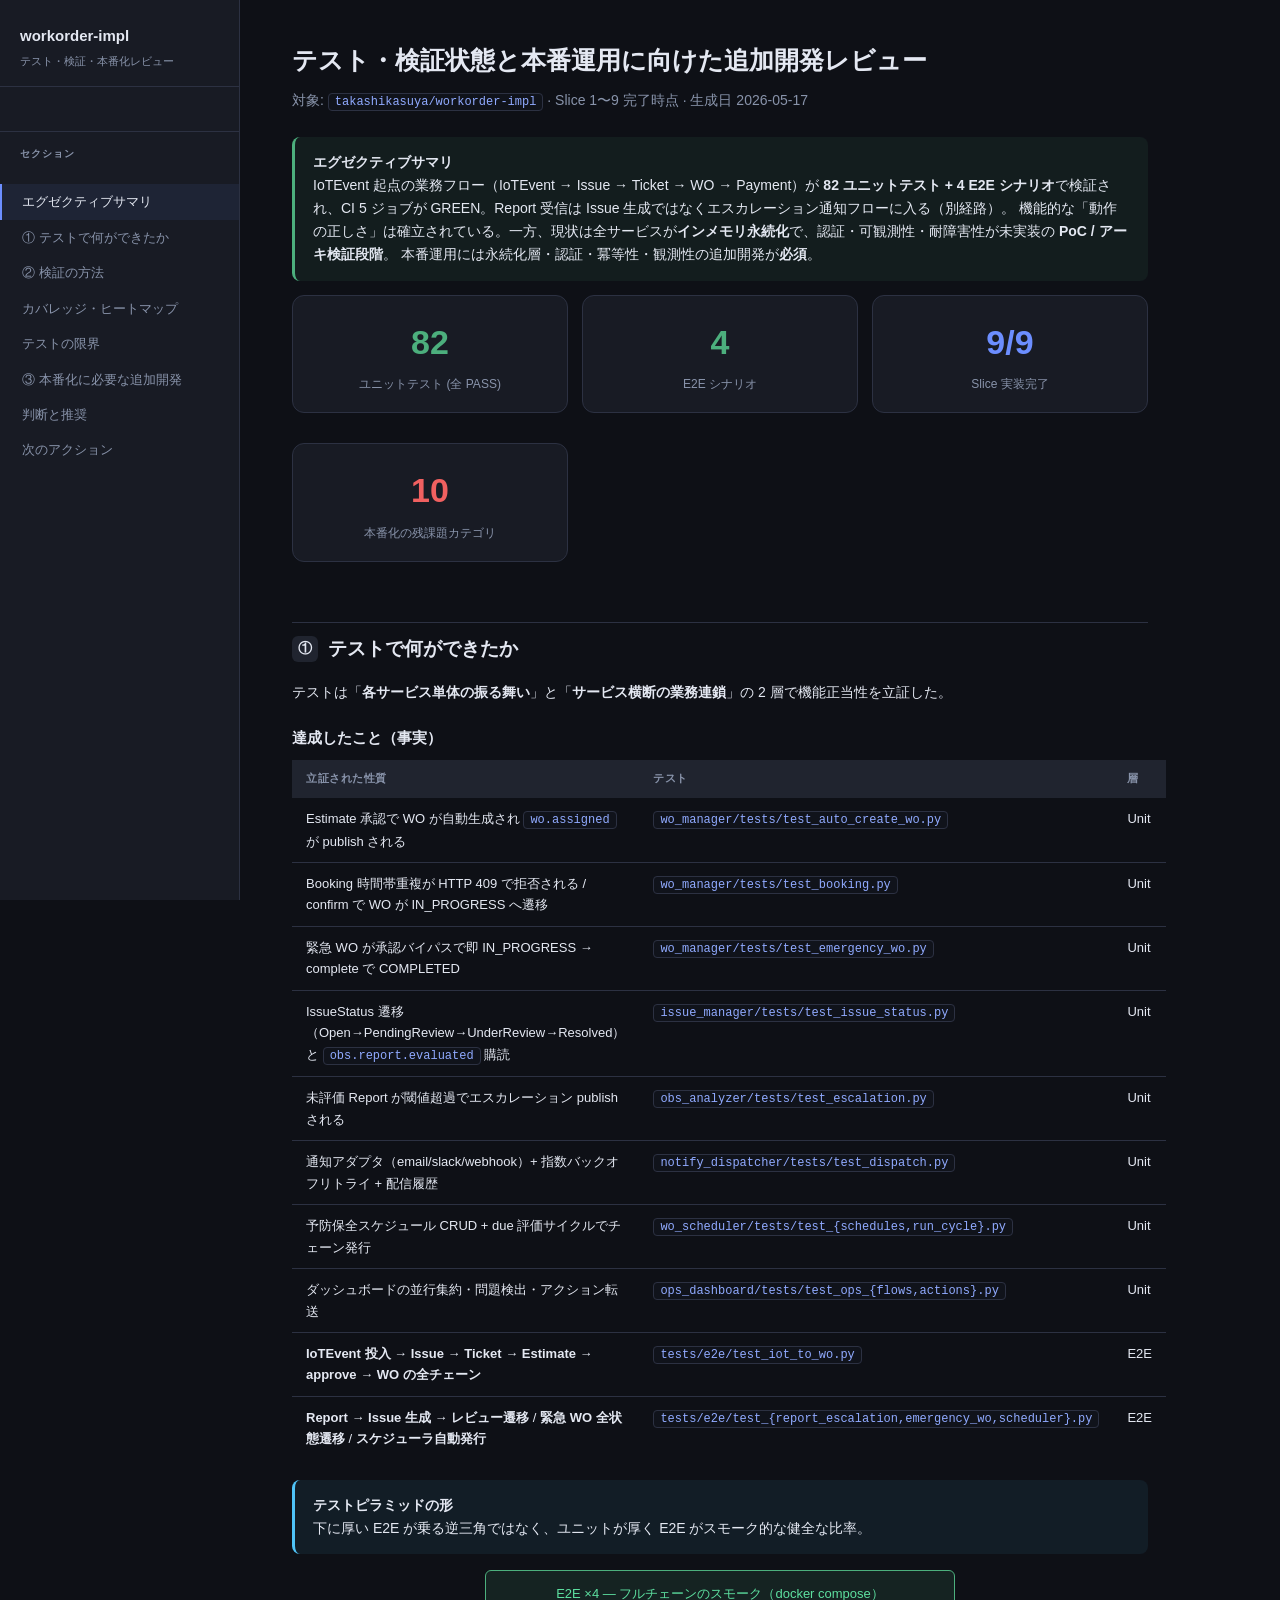
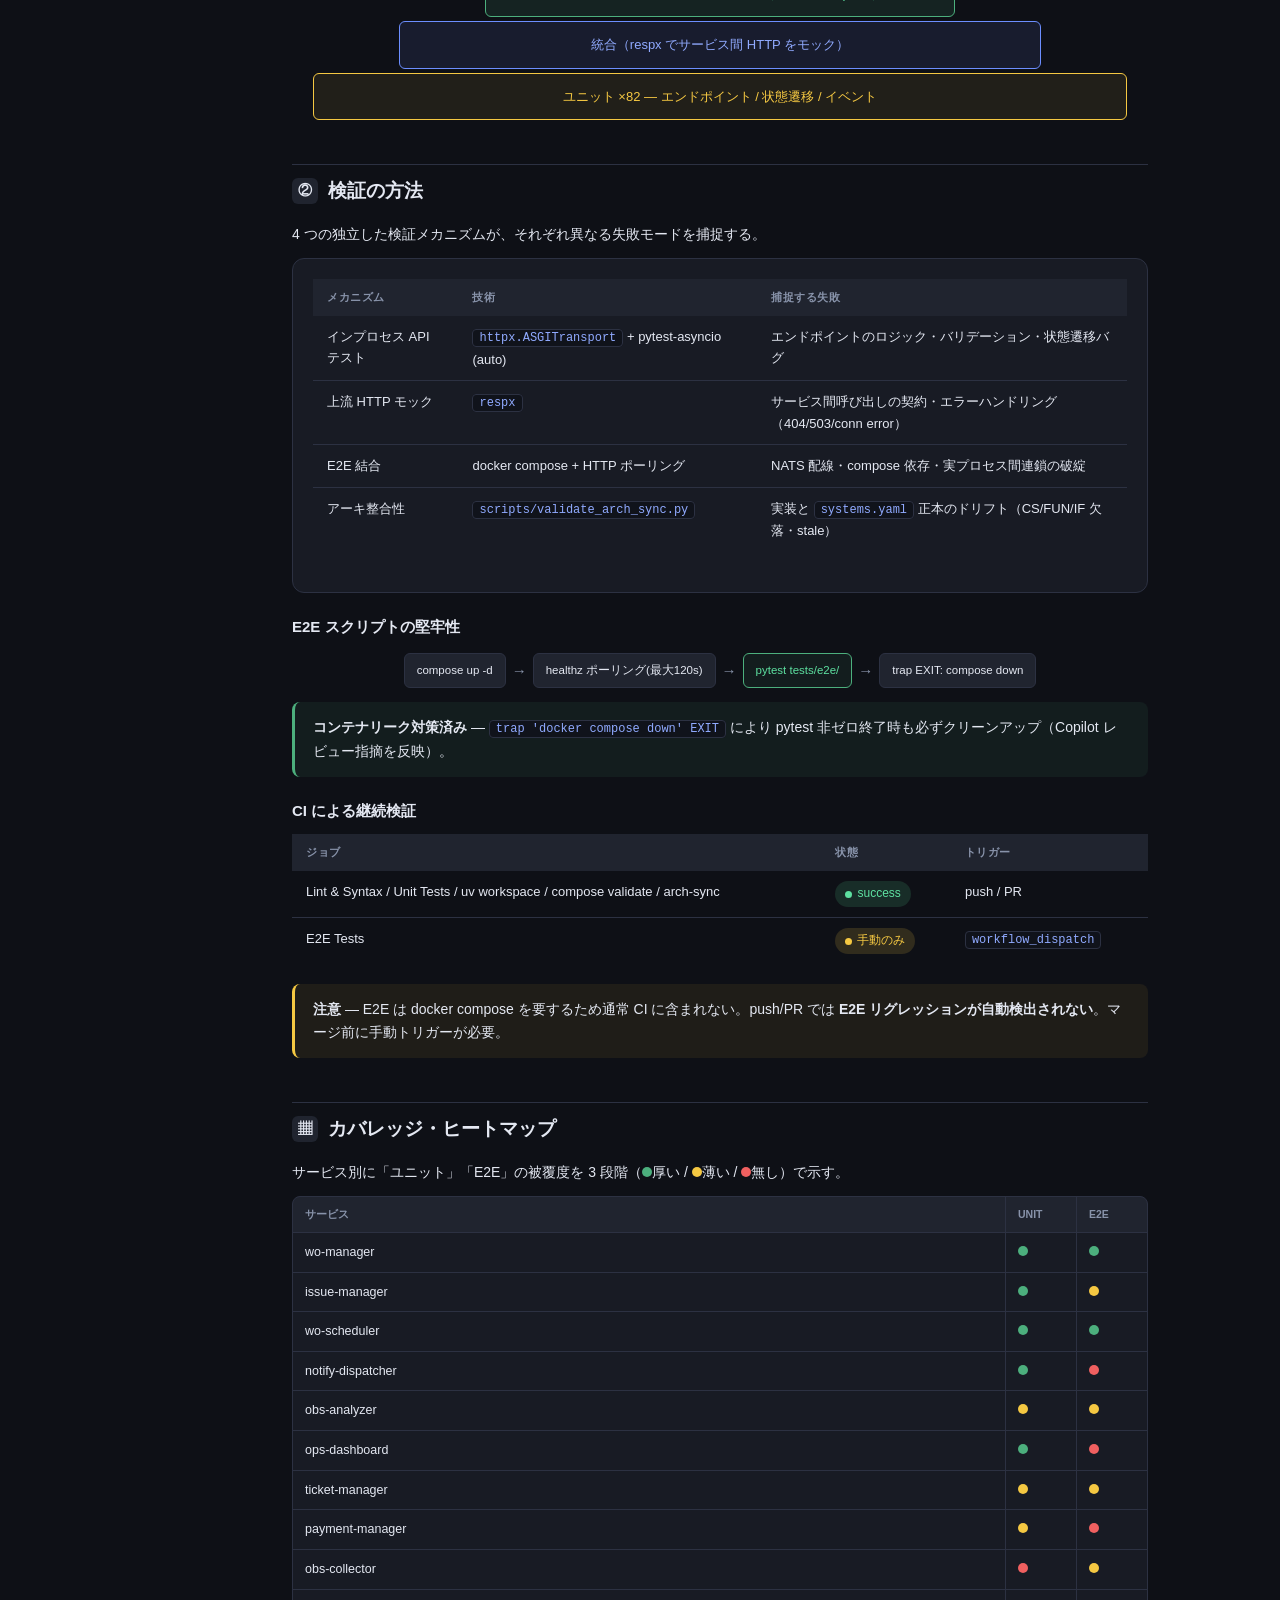
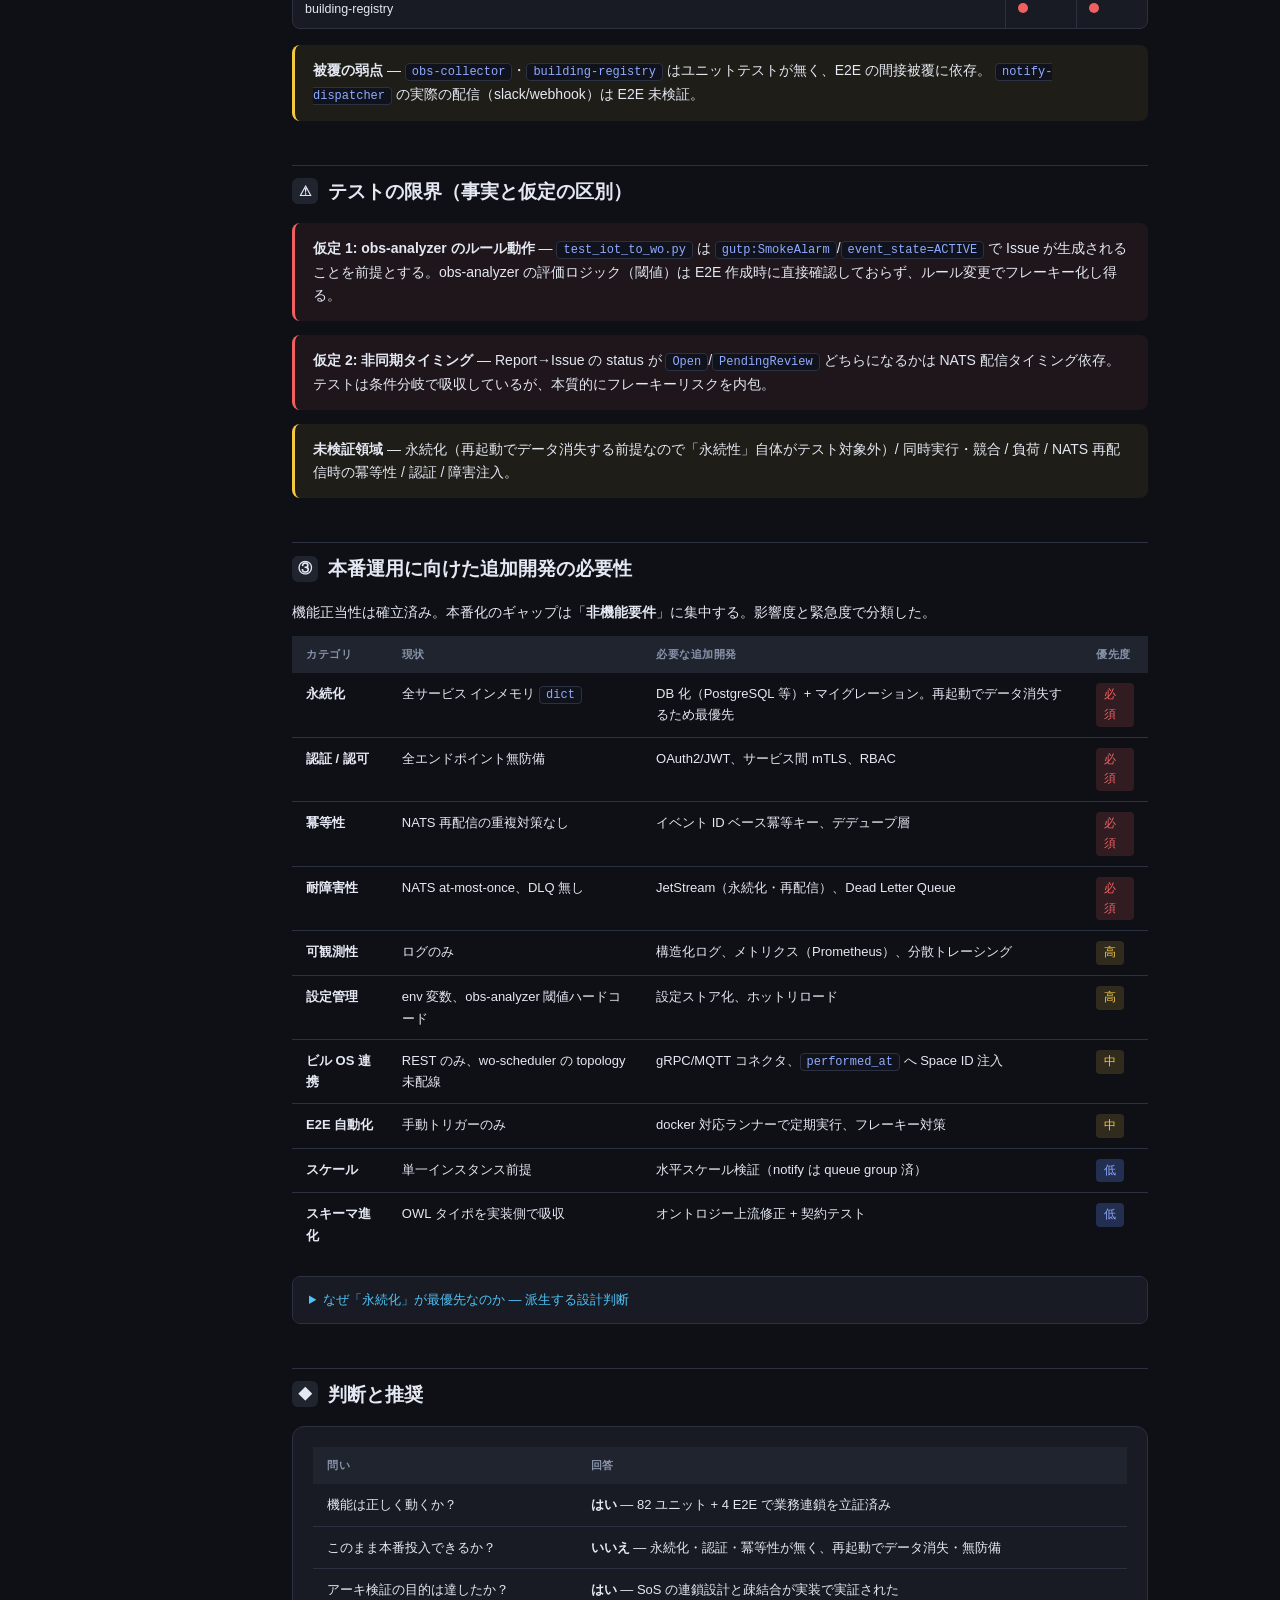
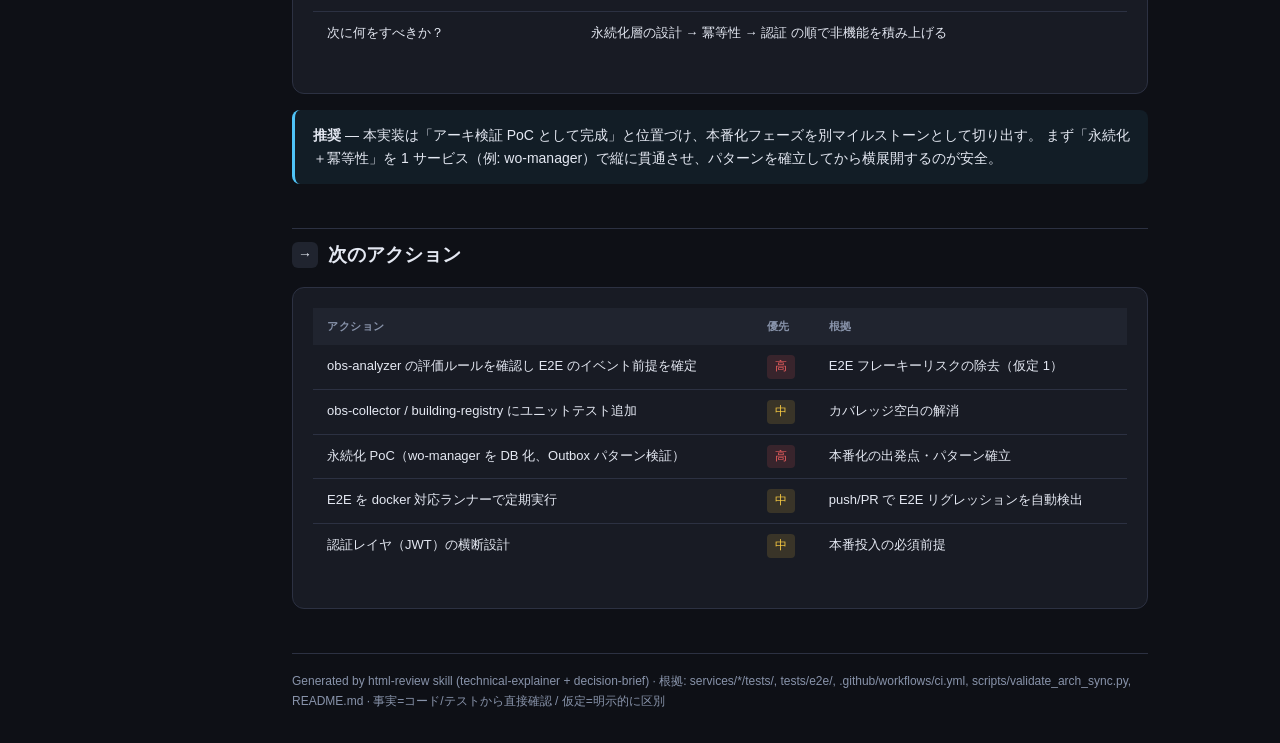
<file: test-verification-review.html>
<!DOCTYPE html>
<html lang="ja">
<head>
<meta charset="UTF-8">
<meta name="viewport" content="width=device-width, initial-scale=1.0">
<title>workorder-impl — テスト・検証・本番化レビュー</title>
<style>
  :root{
    --bg:#0e1016;--surface:#181b24;--surface2:#20242f;--border:#2c3142;
    --accent:#6c8eff;--accent2:#4fc3f7;--green:#4caf7d;--yellow:#f5c842;
    --red:#f06060;--purple:#b07cff;--text:#e4e8f2;--muted:#8893aa;
    --code:#10131b;--radius:8px;--radius-lg:12px;
  }
  *{box-sizing:border-box;margin:0;padding:0}
  body{background:var(--bg);color:var(--text);font-family:-apple-system,BlinkMacSystemFont,'Segoe UI',sans-serif;font-size:14px;line-height:1.65}
  .layout{display:flex;min-height:100vh}
  nav{width:240px;flex-shrink:0;background:var(--surface);border-right:1px solid var(--border);padding:24px 0;position:sticky;top:0;height:100vh;overflow-y:auto}
  nav .brand{padding:0 20px 16px;font-weight:700;font-size:15px;border-bottom:1px solid var(--border);margin-bottom:12px}
  nav .brand small{display:block;color:var(--muted);font-weight:400;font-size:11px;margin-top:3px}
  nav h2{font-size:10px;text-transform:uppercase;letter-spacing:.1em;color:var(--muted);padding:14px 20px 6px}
  nav a{display:block;padding:7px 20px;color:var(--muted);text-decoration:none;font-size:13px;border-left:2px solid transparent;transition:.15s}
  nav a:hover,nav a.active{color:var(--text);border-left-color:var(--accent);background:rgba(108,142,255,.08)}
  main{flex:1;max-width:960px;padding:40px 52px}
  h1{font-size:25px;font-weight:700;margin-bottom:8px}
  .subtitle{color:var(--muted);font-size:14px;margin-bottom:24px}
  h2{font-size:19px;font-weight:600;margin:44px 0 16px;padding-top:10px;border-top:1px solid var(--border);display:flex;align-items:center;gap:10px}
  h2 .ico{width:26px;height:26px;border-radius:6px;background:var(--surface2);display:inline-flex;align-items:center;justify-content:center;font-size:14px}
  h3{font-size:15px;font-weight:600;margin:22px 0 10px}
  p{margin-bottom:12px}
  .tag{display:inline-block;background:#222f50;color:#90aaff;border-radius:4px;padding:2px 8px;font-size:12px;font-weight:500}
  .tag.green{background:rgba(76,175,125,.18);color:#5de0a0}
  .tag.yellow{background:rgba(245,200,66,.15);color:#f5c842}
  .tag.red{background:rgba(240,96,96,.15);color:#f06060}
  .card{background:var(--surface);border:1px solid var(--border);border-radius:var(--radius-lg);padding:20px;margin-bottom:16px}
  .grid{display:grid;grid-template-columns:repeat(auto-fill,minmax(210px,1fr));gap:14px;margin-bottom:20px}
  .metric{text-align:center;padding:18px 12px}
  .metric .n{font-size:34px;font-weight:700;color:var(--accent)}
  .metric .n.g{color:var(--green)}.metric .n.y{color:var(--yellow)}.metric .n.r{color:var(--red)}
  .metric .l{font-size:12px;color:var(--muted);margin-top:5px}
  .callout{border-radius:var(--radius);padding:14px 18px;margin-bottom:14px;border-left:3px solid}
  .callout.info{background:rgba(76,195,247,.07);border-color:var(--accent2)}
  .callout.warn{background:rgba(245,200,66,.07);border-color:var(--yellow)}
  .callout.ok{background:rgba(76,175,125,.08);border-color:var(--green)}
  .callout.risk{background:rgba(240,96,96,.07);border-color:var(--red)}
  .callout b{font-weight:600}
  table{width:100%;border-collapse:collapse;margin-bottom:20px;font-size:13px}
  th{background:var(--surface2);color:var(--muted);font-weight:600;text-align:left;padding:10px 14px;font-size:10.5px;text-transform:uppercase;letter-spacing:.05em}
  td{padding:10px 14px;border-bottom:1px solid var(--border);vertical-align:top}
  tr:last-child td{border-bottom:none}
  tr:hover td{background:rgba(255,255,255,.02)}
  code{background:var(--code);border:1px solid var(--border);border-radius:4px;padding:1px 6px;font-family:'SF Mono',Menlo,monospace;font-size:12px;color:#90aaff}
  pre{background:var(--code);border:1px solid var(--border);border-radius:var(--radius);padding:16px;overflow-x:auto;margin-bottom:16px}
  pre code{background:none;border:none;padding:0;color:#c9d1f0;font-size:12px}
  .badge{display:inline-flex;align-items:center;gap:5px;padding:3px 10px;border-radius:20px;font-size:12px;font-weight:500}
  .badge::before{content:'';width:7px;height:7px;border-radius:50%;display:inline-block}
  .badge.pass{background:rgba(76,175,125,.18);color:#5de0a0}.badge.pass::before{background:#5de0a0}
  .badge.skip{background:rgba(245,200,66,.15);color:#f5c842}.badge.skip::before{background:#f5c842}
  .badge.gap{background:rgba(240,96,96,.15);color:#f06060}.badge.gap::before{background:#f06060}
  details{margin-bottom:12px;border:1px solid var(--border);border-radius:var(--radius);overflow:hidden}
  summary{cursor:pointer;color:var(--accent2);font-size:13px;padding:12px 16px;user-select:none;background:var(--surface)}
  details[open] summary{border-bottom:1px solid var(--border)}
  details .body{padding:14px 16px}
  .pyramid{display:flex;flex-direction:column;align-items:center;gap:4px;margin:16px 0}
  .pyramid .lvl{border-radius:6px;padding:12px 16px;text-align:center;font-size:13px;border:1px solid var(--border)}
  .pyramid .l1{width:55%;background:rgba(76,175,125,.12);border-color:var(--green);color:#5de0a0}
  .pyramid .l2{width:75%;background:rgba(108,142,255,.1);border-color:var(--accent);color:#90aaff}
  .pyramid .l3{width:95%;background:rgba(245,200,66,.08);border-color:var(--yellow);color:#f5c842}
  .heat{display:grid;grid-template-columns:1fr 70px 70px;gap:1px;background:var(--border);border:1px solid var(--border);border-radius:var(--radius);overflow:hidden;margin-bottom:16px}
  .heat>div{background:var(--surface);padding:9px 12px;font-size:12.5px}
  .heat .h{background:var(--surface2);color:var(--muted);font-weight:600;font-size:10.5px;text-transform:uppercase}
  .dot{display:inline-block;width:10px;height:10px;border-radius:50%}
  .dot.g{background:var(--green)}.dot.y{background:var(--yellow)}.dot.r{background:var(--red)}
  .flow{display:flex;align-items:center;flex-wrap:wrap;gap:0;margin:14px 0;justify-content:center}
  .fn{background:var(--surface2);border:1px solid var(--border);border-radius:6px;padding:7px 12px;font-size:11.5px;text-align:center}
  .fn.t{border-color:var(--green);color:#5de0a0;background:rgba(76,175,125,.08)}
  .fa{color:var(--muted);padding:0 6px;font-size:15px}
  .foot{margin-top:44px;padding-top:18px;border-top:1px solid var(--border);color:var(--muted);font-size:12px}
  @media(max-width:768px){.layout{flex-direction:column}nav{width:100%;height:auto;position:static}main{padding:24px 20px}}
</style>
</head>
<body>
<div class="layout">
<nav>
  <div class="brand">workorder-impl<small>テスト・検証・本番化レビュー</small></div>
  <h2>セクション</h2>
  <a href="#summary">エグゼクティブサマリ</a>
  <a href="#what">① テストで何ができたか</a>
  <a href="#how">② 検証の方法</a>
  <a href="#coverage">カバレッジ・ヒートマップ</a>
  <a href="#gaps">テストの限界</a>
  <a href="#prod">③ 本番化に必要な追加開発</a>
  <a href="#decision">判断と推奨</a>
  <a href="#next">次のアクション</a>
</nav>
<main>

  <h1>テスト・検証状態と本番運用に向けた追加開発レビュー</h1>
  <div class="subtitle">対象: <code>takashikasuya/workorder-impl</code> · Slice 1〜9 完了時点 · 生成日 2026-05-17</div>

  <div class="callout ok" id="summary">
    <b>エグゼクティブサマリ</b><br>
    IoTEvent 起点の業務フロー（IoTEvent → Issue → Ticket → WO → Payment）が <b>82 ユニットテスト + 4 E2E シナリオ</b>で検証され、CI 5 ジョブが GREEN。Report 受信は Issue 生成ではなくエスカレーション通知フローに入る（別経路）。
    機能的な「動作の正しさ」は確立されている。一方、現状は全サービスが<b>インメモリ永続化</b>で、認証・可観測性・耐障害性が未実装の <b>PoC / アーキ検証段階</b>。
    本番運用には永続化層・認証・冪等性・観測性の追加開発が<b>必須</b>。
  </div>

  <div class="grid">
    <div class="card metric"><div class="n g">82</div><div class="l">ユニットテスト (全 PASS)</div></div>
    <div class="card metric"><div class="n g">4</div><div class="l">E2E シナリオ</div></div>
    <div class="card metric"><div class="n">9/9</div><div class="l">Slice 実装完了</div></div>
    <div class="card metric"><div class="n r">10</div><div class="l">本番化の残課題カテゴリ</div></div>
  </div>

  <!-- ============ ① WHAT ============ -->
  <h2 id="what"><span class="ico">①</span>テストで何ができたか</h2>
  <p>テストは「<b>各サービス単体の振る舞い</b>」と「<b>サービス横断の業務連鎖</b>」の 2 層で機能正当性を立証した。</p>

  <h3>達成したこと（事実）</h3>
  <table>
    <tr><th>立証された性質</th><th>テスト</th><th>層</th></tr>
    <tr><td>Estimate 承認で WO が自動生成され <code>wo.assigned</code> が publish される</td><td><code>wo_manager/tests/test_auto_create_wo.py</code></td><td>Unit</td></tr>
    <tr><td>Booking 時間帯重複が HTTP 409 で拒否される / confirm で WO が IN_PROGRESS へ遷移</td><td><code>wo_manager/tests/test_booking.py</code></td><td>Unit</td></tr>
    <tr><td>緊急 WO が承認バイパスで即 IN_PROGRESS → complete で COMPLETED</td><td><code>wo_manager/tests/test_emergency_wo.py</code></td><td>Unit</td></tr>
    <tr><td>IssueStatus 遷移（Open→PendingReview→UnderReview→Resolved）と <code>obs.report.evaluated</code> 購読</td><td><code>issue_manager/tests/test_issue_status.py</code></td><td>Unit</td></tr>
    <tr><td>未評価 Report が閾値超過でエスカレーション publish される</td><td><code>obs_analyzer/tests/test_escalation.py</code></td><td>Unit</td></tr>
    <tr><td>通知アダプタ（email/slack/webhook）+ 指数バックオフリトライ + 配信履歴</td><td><code>notify_dispatcher/tests/test_dispatch.py</code></td><td>Unit</td></tr>
    <tr><td>予防保全スケジュール CRUD + due 評価サイクルでチェーン発行</td><td><code>wo_scheduler/tests/test_{schedules,run_cycle}.py</code></td><td>Unit</td></tr>
    <tr><td>ダッシュボードの並行集約・問題検出・アクション転送</td><td><code>ops_dashboard/tests/test_ops_{flows,actions}.py</code></td><td>Unit</td></tr>
    <tr><td><b>IoTEvent 投入 → Issue → Ticket → Estimate → approve → WO の全チェーン</b></td><td><code>tests/e2e/test_iot_to_wo.py</code></td><td>E2E</td></tr>
    <tr><td><b>Report → Issue 生成 → レビュー遷移</b> / <b>緊急 WO 全状態遷移</b> / <b>スケジューラ自動発行</b></td><td><code>tests/e2e/test_{report_escalation,emergency_wo,scheduler}.py</code></td><td>E2E</td></tr>
  </table>

  <div class="callout info">
    <b>テストピラミッドの形</b><br>下に厚い E2E が乗る逆三角ではなく、ユニットが厚く E2E がスモーク的な健全な比率。
  </div>
  <div class="pyramid">
    <div class="lvl l1">E2E ×4 — フルチェーンのスモーク（docker compose）</div>
    <div class="lvl l2">統合（respx でサービス間 HTTP をモック）</div>
    <div class="lvl l3">ユニット ×82 — エンドポイント / 状態遷移 / イベント</div>
  </div>

  <!-- ============ ② HOW ============ -->
  <h2 id="how"><span class="ico">②</span>検証の方法</h2>
  <p>4 つの独立した検証メカニズムが、それぞれ異なる失敗モードを捕捉する。</p>

  <div class="card">
    <table>
      <tr><th>メカニズム</th><th>技術</th><th>捕捉する失敗</th></tr>
      <tr><td>インプロセス API テスト</td><td><code>httpx.ASGITransport</code> + pytest-asyncio (auto)</td><td>エンドポイントのロジック・バリデーション・状態遷移バグ</td></tr>
      <tr><td>上流 HTTP モック</td><td><code>respx</code></td><td>サービス間呼び出しの契約・エラーハンドリング（404/503/conn error）</td></tr>
      <tr><td>E2E 結合</td><td>docker compose + HTTP ポーリング</td><td>NATS 配線・compose 依存・実プロセス間連鎖の破綻</td></tr>
      <tr><td>アーキ整合性</td><td><code>scripts/validate_arch_sync.py</code></td><td>実装と <code>systems.yaml</code> 正本のドリフト（CS/FUN/IF 欠落・stale）</td></tr>
    </table>
  </div>

  <h3>E2E スクリプトの堅牢性</h3>
  <div class="flow">
    <span class="fn">compose up -d</span><span class="fa">→</span>
    <span class="fn">healthz ポーリング(最大120s)</span><span class="fa">→</span>
    <span class="fn t">pytest tests/e2e/</span><span class="fa">→</span>
    <span class="fn">trap EXIT: compose down</span>
  </div>
  <div class="callout ok">
    <b>コンテナリーク対策済み</b> — <code>trap 'docker compose down' EXIT</code> により pytest 非ゼロ終了時も必ずクリーンアップ（Copilot レビュー指摘を反映）。
  </div>

  <h3>CI による継続検証</h3>
  <table>
    <tr><th>ジョブ</th><th>状態</th><th>トリガー</th></tr>
    <tr><td>Lint &amp; Syntax / Unit Tests / uv workspace / compose validate / arch-sync</td><td><span class="badge pass">success</span></td><td>push / PR</td></tr>
    <tr><td>E2E Tests</td><td><span class="badge skip">手動のみ</span></td><td><code>workflow_dispatch</code></td></tr>
  </table>
  <div class="callout warn">
    <b>注意</b> — E2E は docker compose を要するため通常 CI に含まれない。push/PR では <b>E2E リグレッションが自動検出されない</b>。マージ前に手動トリガーが必要。
  </div>

  <!-- ============ COVERAGE HEATMAP ============ -->
  <h2 id="coverage"><span class="ico">▦</span>カバレッジ・ヒートマップ</h2>
  <p>サービス別に「ユニット」「E2E」の被覆度を 3 段階（<span class="dot g"></span>厚い / <span class="dot y"></span>薄い / <span class="dot r"></span>無し）で示す。</p>
  <div class="heat">
    <div class="h">サービス</div><div class="h">Unit</div><div class="h">E2E</div>
    <div>wo-manager</div><div><span class="dot g"></span></div><div><span class="dot g"></span></div>
    <div>issue-manager</div><div><span class="dot g"></span></div><div><span class="dot y"></span></div>
    <div>wo-scheduler</div><div><span class="dot g"></span></div><div><span class="dot g"></span></div>
    <div>notify-dispatcher</div><div><span class="dot g"></span></div><div><span class="dot r"></span></div>
    <div>obs-analyzer</div><div><span class="dot y"></span></div><div><span class="dot y"></span></div>
    <div>ops-dashboard</div><div><span class="dot g"></span></div><div><span class="dot r"></span></div>
    <div>ticket-manager</div><div><span class="dot y"></span></div><div><span class="dot y"></span></div>
    <div>payment-manager</div><div><span class="dot y"></span></div><div><span class="dot r"></span></div>
    <div>obs-collector</div><div><span class="dot r"></span></div><div><span class="dot y"></span></div>
    <div>building-registry</div><div><span class="dot r"></span></div><div><span class="dot r"></span></div>
  </div>
  <div class="callout warn">
    <b>被覆の弱点</b> — <code>obs-collector</code>・<code>building-registry</code> はユニットテストが無く、E2E の間接被覆に依存。
    <code>notify-dispatcher</code> の実際の配信（slack/webhook）は E2E 未検証。
  </div>

  <!-- ============ GAPS ============ -->
  <h2 id="gaps"><span class="ico">⚠</span>テストの限界（事実と仮定の区別）</h2>
  <div class="callout risk">
    <b>仮定 1: obs-analyzer のルール動作</b> — <code>test_iot_to_wo.py</code> は <code>gutp:SmokeAlarm</code>/<code>event_state=ACTIVE</code> で Issue が生成されることを前提とする。obs-analyzer の評価ロジック（閾値）は E2E 作成時に直接確認しておらず、ルール変更でフレーキー化し得る。
  </div>
  <div class="callout risk">
    <b>仮定 2: 非同期タイミング</b> — Report→Issue の status が <code>Open</code>/<code>PendingReview</code> どちらになるかは NATS 配信タイミング依存。テストは条件分岐で吸収しているが、本質的にフレーキーリスクを内包。
  </div>
  <div class="callout warn">
    <b>未検証領域</b> — 永続化（再起動でデータ消失する前提なので「永続性」自体がテスト対象外）/ 同時実行・競合 / 負荷 / NATS 再配信時の冪等性 / 認証 / 障害注入。
  </div>

  <!-- ============ ③ PRODUCTION ============ -->
  <h2 id="prod"><span class="ico">③</span>本番運用に向けた追加開発の必要性</h2>
  <p>機能正当性は確立済み。本番化のギャップは「<b>非機能要件</b>」に集中する。影響度と緊急度で分類した。</p>

  <table>
    <tr><th>カテゴリ</th><th>現状</th><th>必要な追加開発</th><th>優先度</th></tr>
    <tr><td><b>永続化</b></td><td>全サービス インメモリ <code>dict</code></td><td>DB 化（PostgreSQL 等）+ マイグレーション。再起動でデータ消失するため最優先</td><td><span class="tag red">必須</span></td></tr>
    <tr><td><b>認証 / 認可</b></td><td>全エンドポイント無防備</td><td>OAuth2/JWT、サービス間 mTLS、RBAC</td><td><span class="tag red">必須</span></td></tr>
    <tr><td><b>冪等性</b></td><td>NATS 再配信の重複対策なし</td><td>イベント ID ベース冪等キー、デデュープ層</td><td><span class="tag red">必須</span></td></tr>
    <tr><td><b>耐障害性</b></td><td>NATS at-most-once、DLQ 無し</td><td>JetStream（永続化・再配信）、Dead Letter Queue</td><td><span class="tag red">必須</span></td></tr>
    <tr><td><b>可観測性</b></td><td>ログのみ</td><td>構造化ログ、メトリクス（Prometheus）、分散トレーシング</td><td><span class="tag yellow">高</span></td></tr>
    <tr><td><b>設定管理</b></td><td>env 変数、obs-analyzer 閾値ハードコード</td><td>設定ストア化、ホットリロード</td><td><span class="tag yellow">高</span></td></tr>
    <tr><td><b>ビル OS 連携</b></td><td>REST のみ、wo-scheduler の topology 未配線</td><td>gRPC/MQTT コネクタ、<code>performed_at</code> へ Space ID 注入</td><td><span class="tag yellow">中</span></td></tr>
    <tr><td><b>E2E 自動化</b></td><td>手動トリガーのみ</td><td>docker 対応ランナーで定期実行、フレーキー対策</td><td><span class="tag yellow">中</span></td></tr>
    <tr><td><b>スケール</b></td><td>単一インスタンス前提</td><td>水平スケール検証（notify は queue group 済）</td><td><span class="tag">低</span></td></tr>
    <tr><td><b>スキーマ進化</b></td><td>OWL タイポを実装側で吸収</td><td>オントロジー上流修正 + 契約テスト</td><td><span class="tag">低</span></td></tr>
  </table>

  <details>
    <summary>なぜ「永続化」が最優先なのか — 派生する設計判断</summary>
    <div class="body">
      <p>インメモリ <code>dict</code> から DB へ移行すると、以下が連鎖的に必要になる:</p>
      <ul style="margin-left:18px">
        <li>トランザクション境界の設計（Issue→Ticket→WO は分散トランザクション or Saga）</li>
        <li>イベント発行と DB コミットの整合（Outbox パターンが有力）</li>
        <li>冪等性（再配信時に DB 制約で重複を弾く設計）</li>
        <li>マイグレーション運用（Alembic 等）</li>
      </ul>
      <p>永続化の設計判断が冪等性・耐障害性のアーキを規定するため、本番化の出発点。</p>
    </div>
  </details>

  <!-- ============ DECISION ============ -->
  <h2 id="decision"><span class="ico">◆</span>判断と推奨</h2>
  <div class="card">
    <table>
      <tr><th>問い</th><th>回答</th></tr>
      <tr><td>機能は正しく動くか？</td><td><b>はい</b> — 82 ユニット + 4 E2E で業務連鎖を立証済み</td></tr>
      <tr><td>このまま本番投入できるか？</td><td><b>いいえ</b> — 永続化・認証・冪等性が無く、再起動でデータ消失・無防備</td></tr>
      <tr><td>アーキ検証の目的は達したか？</td><td><b>はい</b> — SoS の連鎖設計と疎結合が実装で実証された</td></tr>
      <tr><td>次に何をすべきか？</td><td>永続化層の設計 → 冪等性 → 認証 の順で非機能を積み上げる</td></tr>
    </table>
  </div>
  <div class="callout info">
    <b>推奨</b> — 本実装は「アーキ検証 PoC として完成」と位置づけ、本番化フェーズを別マイルストーンとして切り出す。
    まず「永続化＋冪等性」を 1 サービス（例: wo-manager）で縦に貫通させ、パターンを確立してから横展開するのが安全。
  </div>

  <!-- ============ NEXT ============ -->
  <h2 id="next"><span class="ico">→</span>次のアクション</h2>
  <div class="card">
    <table>
      <tr><th>アクション</th><th>優先</th><th>根拠</th></tr>
      <tr><td>obs-analyzer の評価ルールを確認し E2E のイベント前提を確定</td><td><span class="tag red">高</span></td><td>E2E フレーキーリスクの除去（仮定 1）</td></tr>
      <tr><td>obs-collector / building-registry にユニットテスト追加</td><td><span class="tag yellow">中</span></td><td>カバレッジ空白の解消</td></tr>
      <tr><td>永続化 PoC（wo-manager を DB 化、Outbox パターン検証）</td><td><span class="tag red">高</span></td><td>本番化の出発点・パターン確立</td></tr>
      <tr><td>E2E を docker 対応ランナーで定期実行</td><td><span class="tag yellow">中</span></td><td>push/PR で E2E リグレッションを自動検出</td></tr>
      <tr><td>認証レイヤ（JWT）の横断設計</td><td><span class="tag yellow">中</span></td><td>本番投入の必須前提</td></tr>
    </table>
  </div>

  <div class="foot">
    Generated by html-review skill (technical-explainer + decision-brief) ·
    根拠: services/*/tests/, tests/e2e/, .github/workflows/ci.yml, scripts/validate_arch_sync.py, README.md ·
    事実=コード/テストから直接確認 / 仮定=明示的に区別
  </div>

</main>
</div>
<script>
const links = document.querySelectorAll('nav a');
const obs = new IntersectionObserver(entries => {
  entries.forEach(e => {
    if (e.isIntersecting) {
      links.forEach(a => a.classList.toggle('active', a.getAttribute('href') === '#' + e.target.id));
    }
  });
}, { rootMargin: '-20% 0px -70% 0px' });
document.querySelectorAll('main [id]').forEach(s => obs.observe(s));
</script>
</body>
</html>
</file>
